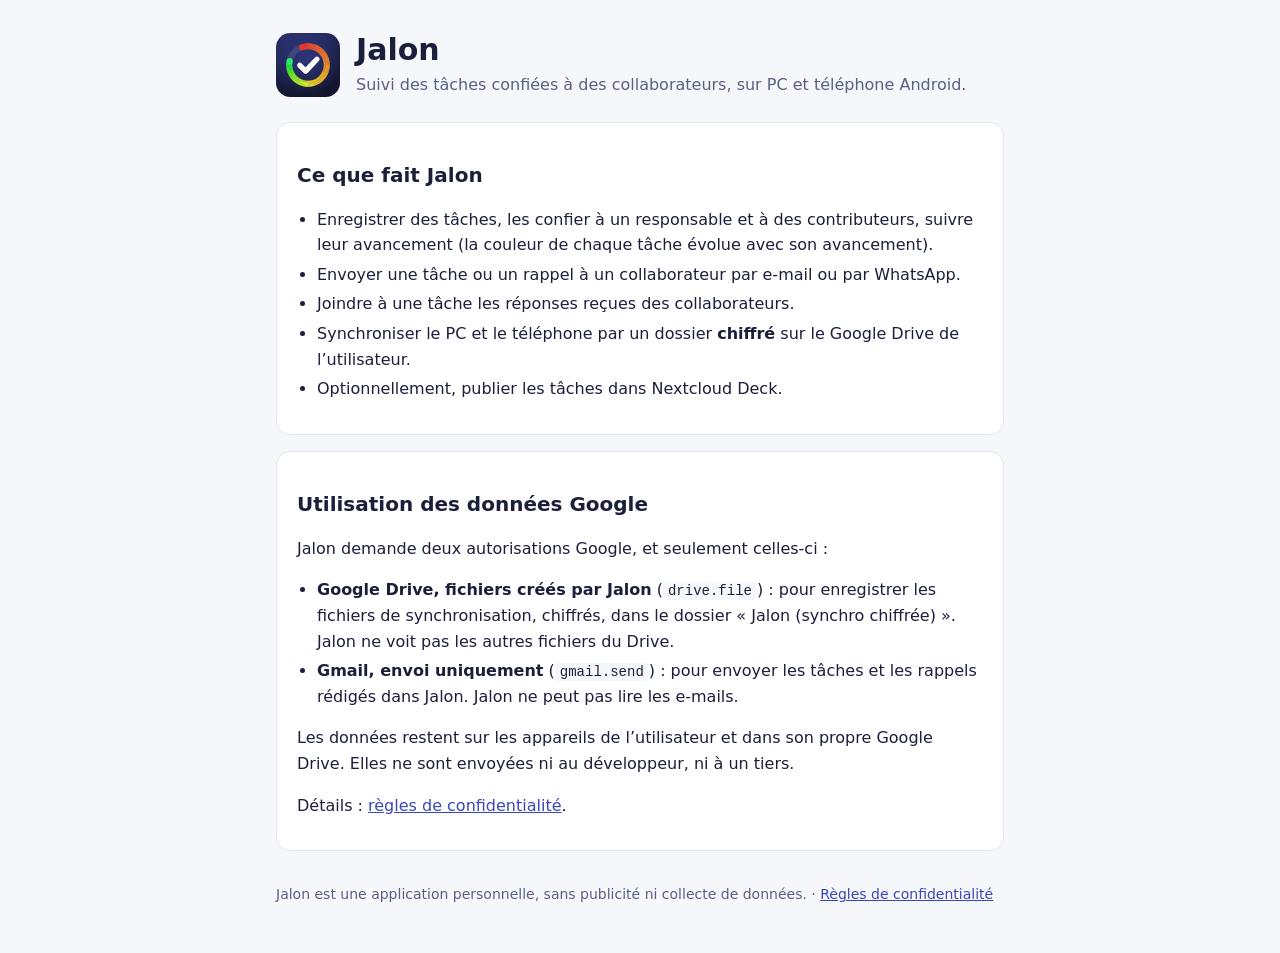
<file: index.html>
<!doctype html>
<html lang="fr">
<head>
  <meta charset="utf-8">
  <meta name="viewport" content="width=device-width, initial-scale=1">
  <title>Jalon — gestion de tâches</title>
  <meta name="description" content="Jalon : application personnelle de suivi des tâches confiées à des collaborateurs, sur PC et Android.">
  <link rel="icon" href="jalon.svg" type="image/svg+xml">
  <link rel="stylesheet" href="style.css">
</head>
<body>
<main>
  <header>
    <img src="jalon.svg" alt="">
    <div>
      <h1>Jalon</h1>
      <p>Suivi des tâches confiées à des collaborateurs, sur PC et téléphone Android.</p>
    </div>
  </header>

  <section>
    <h2>Ce que fait Jalon</h2>
    <ul>
      <li>Enregistrer des tâches, les confier à un responsable et à des contributeurs, suivre leur avancement (la couleur de chaque tâche évolue avec son avancement).</li>
      <li>Envoyer une tâche ou un rappel à un collaborateur par e-mail ou par WhatsApp.</li>
      <li>Joindre à une tâche les réponses reçues des collaborateurs.</li>
      <li>Synchroniser le PC et le téléphone par un dossier <strong>chiffré</strong> sur le Google Drive de l’utilisateur.</li>
      <li>Optionnellement, publier les tâches dans Nextcloud Deck.</li>
    </ul>
  </section>

  <section>
    <h2>Utilisation des données Google</h2>
    <p>Jalon demande deux autorisations Google, et seulement celles-ci :</p>
    <ul>
      <li><strong>Google Drive, fichiers créés par Jalon</strong> (<code>drive.file</code>) : pour enregistrer les fichiers de synchronisation, chiffrés, dans le dossier « Jalon (synchro chiffrée) ». Jalon ne voit pas les autres fichiers du Drive.</li>
      <li><strong>Gmail, envoi uniquement</strong> (<code>gmail.send</code>) : pour envoyer les tâches et les rappels rédigés dans Jalon. Jalon ne peut pas lire les e-mails.</li>
    </ul>
    <p>Les données restent sur les appareils de l’utilisateur et dans son propre Google Drive. Elles ne sont envoyées ni au développeur, ni à un tiers.</p>
    <p>Détails : <a href="confidentialite.html">règles de confidentialité</a>.</p>
  </section>

  <footer>
    Jalon est une application personnelle, sans publicité ni collecte de données.
    · <a href="confidentialite.html">Règles de confidentialité</a>
  </footer>
</main>
</body>
</html>
</file>
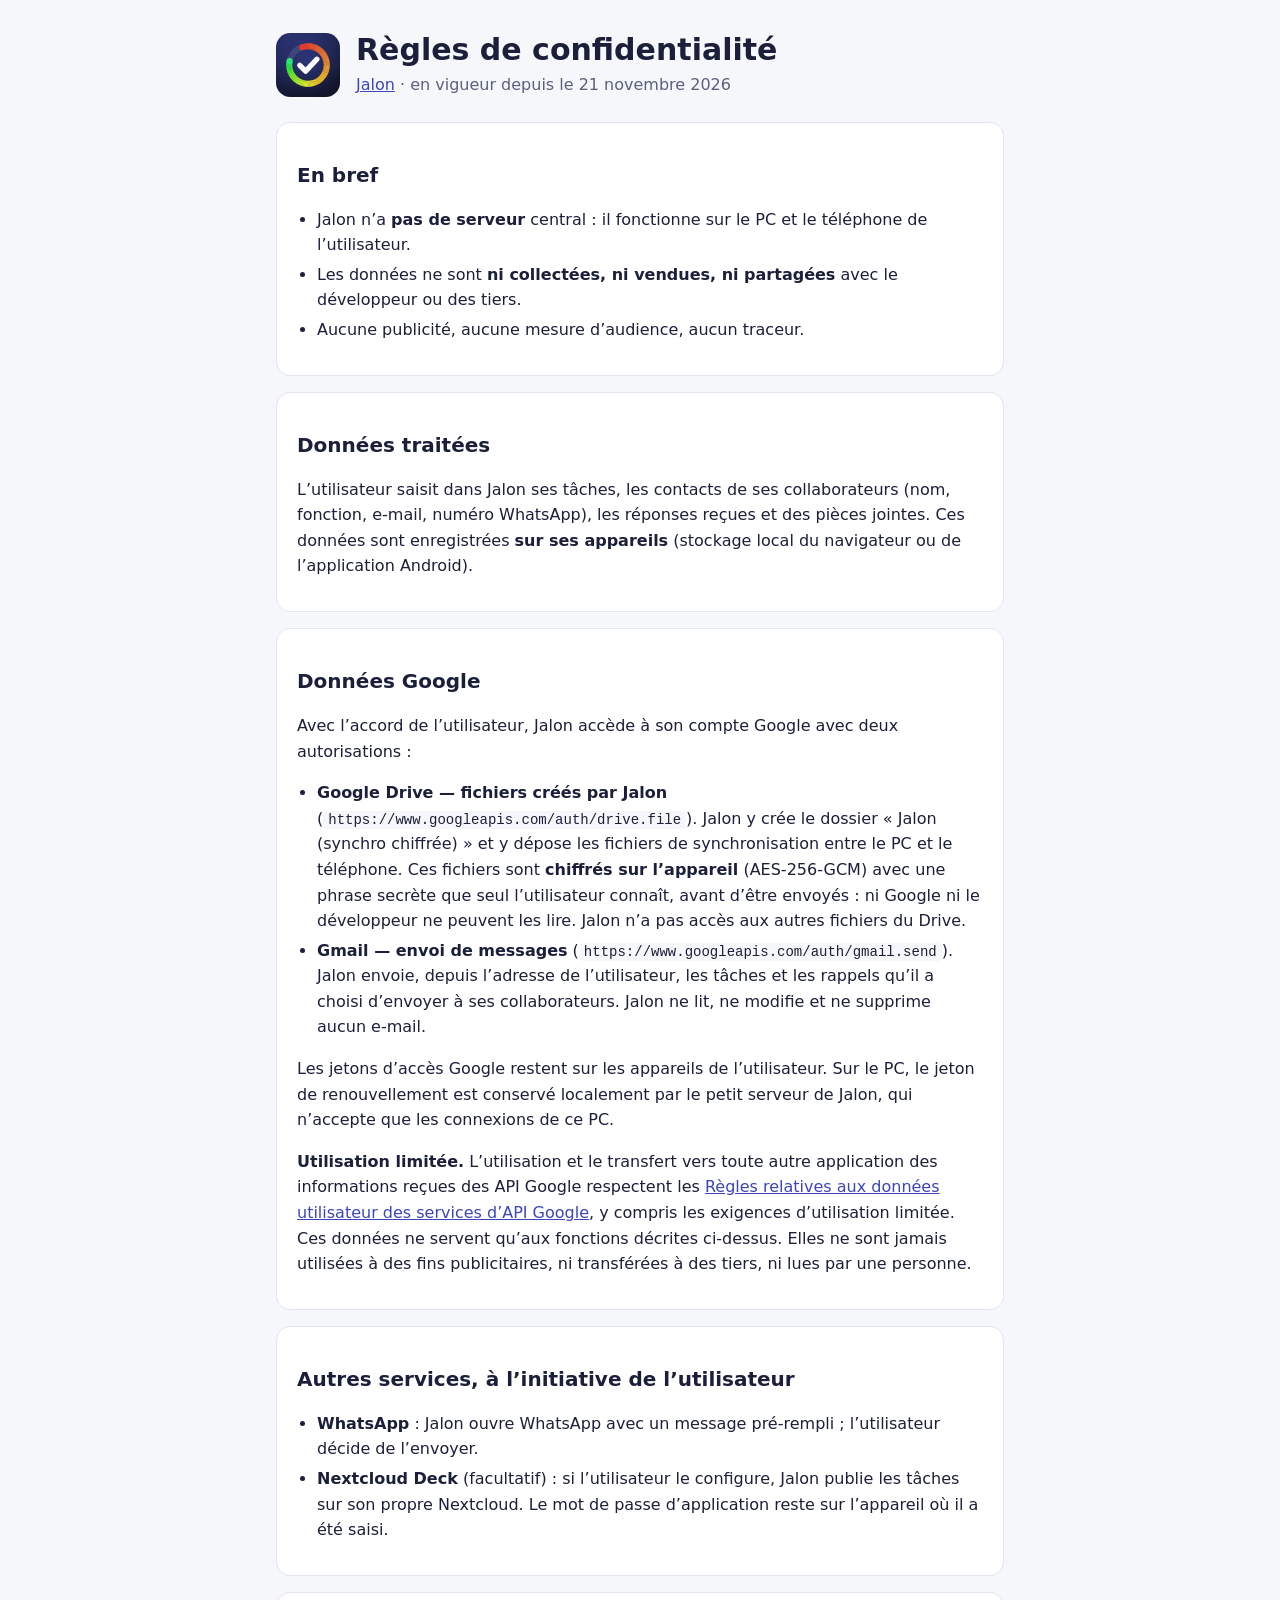
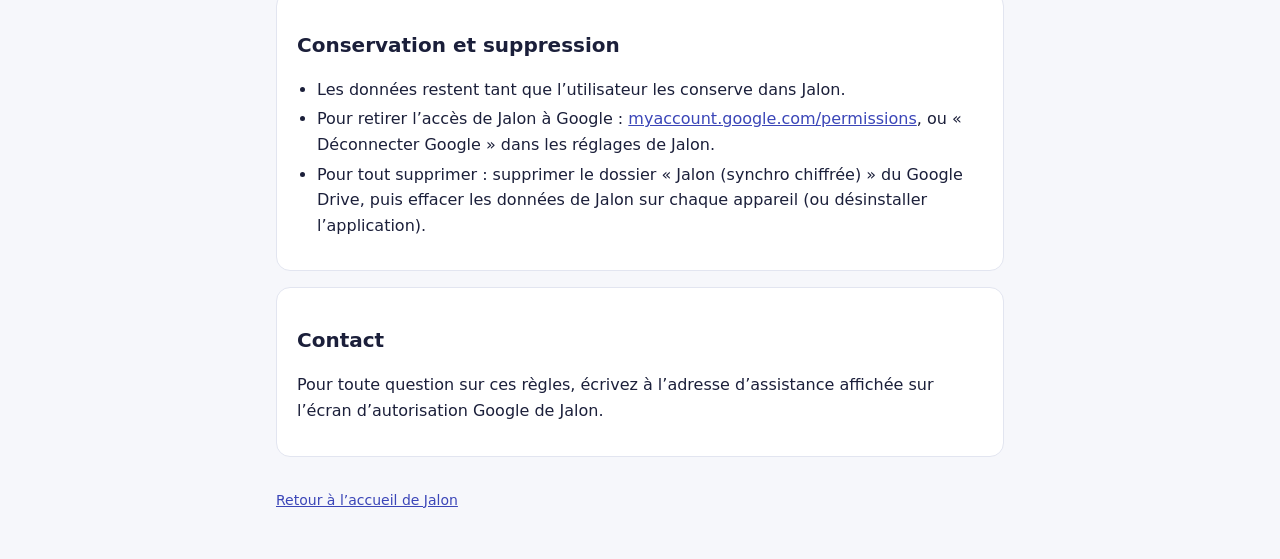
<file: confidentialite.html>
<!doctype html>
<html lang="fr">
<head>
  <meta charset="utf-8">
  <meta name="viewport" content="width=device-width, initial-scale=1">
  <title>Jalon — règles de confidentialité</title>
  <meta name="description" content="Règles de confidentialité de l'application Jalon.">
  <link rel="icon" href="jalon.svg" type="image/svg+xml">
  <link rel="stylesheet" href="style.css">
</head>
<body>
<main>
  <header>
    <img src="jalon.svg" alt="">
    <div>
      <h1>Règles de confidentialité</h1>
      <p><a href="./">Jalon</a> · en vigueur depuis le 21 novembre 2026</p>
    </div>
  </header>

  <section>
    <h2>En bref</h2>
    <ul>
      <li>Jalon n’a <strong>pas de serveur</strong> central : il fonctionne sur le PC et le téléphone de l’utilisateur.</li>
      <li>Les données ne sont <strong>ni collectées, ni vendues, ni partagées</strong> avec le développeur ou des tiers.</li>
      <li>Aucune publicité, aucune mesure d’audience, aucun traceur.</li>
    </ul>
  </section>

  <section>
    <h2>Données traitées</h2>
    <p>L’utilisateur saisit dans Jalon ses tâches, les contacts de ses collaborateurs (nom, fonction, e-mail, numéro WhatsApp), les réponses reçues et des pièces jointes. Ces données sont enregistrées <strong>sur ses appareils</strong> (stockage local du navigateur ou de l’application Android).</p>
  </section>

  <section>
    <h2>Données Google</h2>
    <p>Avec l’accord de l’utilisateur, Jalon accède à son compte Google avec deux autorisations :</p>
    <ul>
      <li><strong>Google Drive — fichiers créés par Jalon</strong> (<code>https://www.googleapis.com/auth/drive.file</code>). Jalon y crée le dossier « Jalon (synchro chiffrée) » et y dépose les fichiers de synchronisation entre le PC et le téléphone. Ces fichiers sont <strong>chiffrés sur l’appareil</strong> (AES-256-GCM) avec une phrase secrète que seul l’utilisateur connaît, avant d’être envoyés : ni Google ni le développeur ne peuvent les lire. Jalon n’a pas accès aux autres fichiers du Drive.</li>
      <li><strong>Gmail — envoi de messages</strong> (<code>https://www.googleapis.com/auth/gmail.send</code>). Jalon envoie, depuis l’adresse de l’utilisateur, les tâches et les rappels qu’il a choisi d’envoyer à ses collaborateurs. Jalon ne lit, ne modifie et ne supprime aucun e-mail.</li>
    </ul>
    <p>Les jetons d’accès Google restent sur les appareils de l’utilisateur. Sur le PC, le jeton de renouvellement est conservé localement par le petit serveur de Jalon, qui n’accepte que les connexions de ce PC.</p>
    <p><strong>Utilisation limitée.</strong> L’utilisation et le transfert vers toute autre application des informations reçues des API Google respectent les <a href="https://developers.google.com/terms/api-services-user-data-policy">Règles relatives aux données utilisateur des services d’API Google</a>, y compris les exigences d’utilisation limitée. Ces données ne servent qu’aux fonctions décrites ci-dessus. Elles ne sont jamais utilisées à des fins publicitaires, ni transférées à des tiers, ni lues par une personne.</p>
  </section>

  <section>
    <h2>Autres services, à l’initiative de l’utilisateur</h2>
    <ul>
      <li><strong>WhatsApp</strong> : Jalon ouvre WhatsApp avec un message pré-rempli ; l’utilisateur décide de l’envoyer.</li>
      <li><strong>Nextcloud Deck</strong> (facultatif) : si l’utilisateur le configure, Jalon publie les tâches sur son propre Nextcloud. Le mot de passe d’application reste sur l’appareil où il a été saisi.</li>
    </ul>
  </section>

  <section>
    <h2>Conservation et suppression</h2>
    <ul>
      <li>Les données restent tant que l’utilisateur les conserve dans Jalon.</li>
      <li>Pour retirer l’accès de Jalon à Google : <a href="https://myaccount.google.com/permissions">myaccount.google.com/permissions</a>, ou « Déconnecter Google » dans les réglages de Jalon.</li>
      <li>Pour tout supprimer : supprimer le dossier « Jalon (synchro chiffrée) » du Google Drive, puis effacer les données de Jalon sur chaque appareil (ou désinstaller l’application).</li>
    </ul>
  </section>

  <section>
    <h2>Contact</h2>
    <p>Pour toute question sur ces règles, écrivez à l’adresse d’assistance affichée sur l’écran d’autorisation Google de Jalon.</p>
  </section>

  <footer><a href="./">Retour à l’accueil de Jalon</a></footer>
</main>
</body>
</html>
</file>
<file: style.css>
:root {
  --bg: #f6f7fb;
  --card: #ffffff;
  --text: #1b1f3a;
  --muted: #5a6080;
  --accent: #3b46b8;
  --border: #e2e5f0;
}
@media (prefers-color-scheme: dark) {
  :root {
    --bg: #12152b;
    --card: #1b1f3a;
    --text: #eceefa;
    --muted: #a6abc9;
    --accent: #9aa3ff;
    --border: #2c3158;
  }
}
* { box-sizing: border-box; }
body {
  margin: 0;
  background: var(--bg);
  color: var(--text);
  font: 16px/1.6 system-ui, -apple-system, "Segoe UI", Roboto, sans-serif;
}
main { max-width: 760px; margin: 0 auto; padding: 32px 16px 48px; }
header { display: flex; align-items: center; gap: 16px; margin-bottom: 24px; }
header img { width: 64px; height: 64px; flex: none; }
h1 { font-size: 30px; line-height: 1.2; margin: 0; }
header p { margin: 4px 0 0; color: var(--muted); }
h2 { font-size: 20px; margin: 32px 0 8px; }
section, .card {
  background: var(--card);
  border: 1px solid var(--border);
  border-radius: 14px;
  padding: 4px 20px 16px;
  margin-top: 16px;
}
ul { padding-left: 20px; }
li { margin: 4px 0; }
a { color: var(--accent); }
code { font-size: 14px; background: var(--bg); padding: 1px 5px; border-radius: 4px; }
.muted { color: var(--muted); }
footer { margin-top: 32px; font-size: 14px; color: var(--muted); }
</file>
